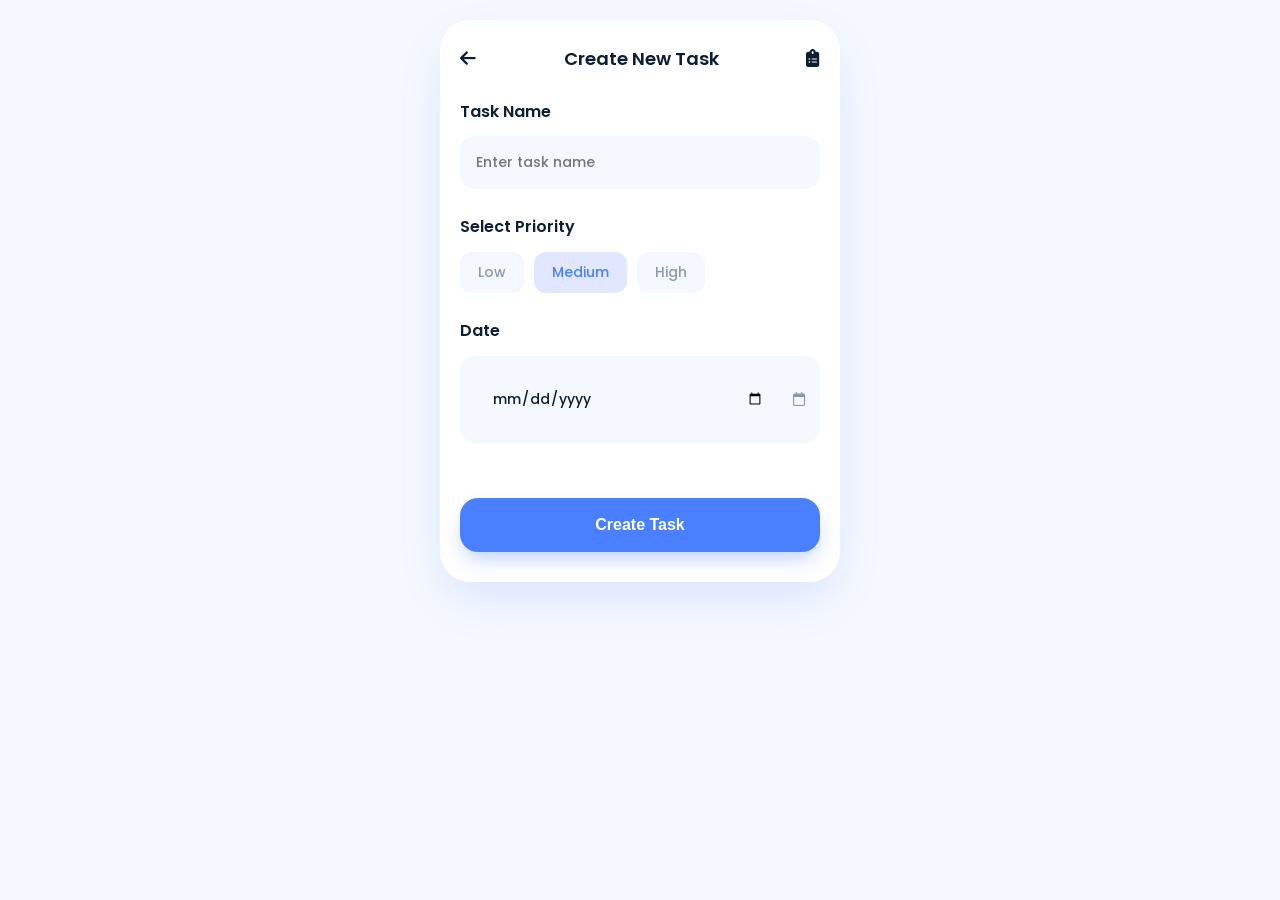
<file: add_task.html>
<!DOCTYPE html>
<html lang="en">
<head>
    <meta charset="UTF-8">
    <meta name="viewport" content="width=device-width, initial-scale=1.0">
    <title>Create New Task - Study Tracker</title>
    <link href="https://fonts.googleapis.com/css2?family=Poppins:wght@400;500;600;700&display=swap" rel="stylesheet">
    <link rel="stylesheet" href="https://cdnjs.cloudflare.com/ajax/libs/font-awesome/6.4.0/css/all.min.css">
    <link rel="stylesheet" href="style.css">
</head>
<body class="app-body">

    <div class="app-container">
        
        <header class="app-create-header">
            <a href="view_task.php" class="app-back-button"><i class="fas fa-arrow-left"></i></a>
            <h1 class="app-create-title">Create New Task</h1>
            <i class="fas fa-clipboard-list"></i>
        </header>

        <main class="app-create-form">
            <!-- This form now sends its data to add_task.php -->
            <form method="POST" action="add_task.php">
                <div class="form-group-create">
                    <label for="task-name">Task Name</label>
                    <input type="text" id="task-name" name="task_name" placeholder="Enter task name" required>
                </div>

                <div class="form-group-create">
                    <label>Select Priority</label>
                    <!-- This hidden input will store the selected priority -->
                    <input type="hidden" id="priority-input" name="priority" value="Medium" required>
                    
                    <div class="category-pills">
                        <button type="button" class="category-pill" data-value="Low">Low</button>
                        <button type="button" class="category-pill active" data-value="Medium">Medium</button>
                        <button type="button" class="category-pill" data-value="High">High</button>
                    </div>
                </div>

                <div class="form-group-create">
                    <label for="deadline">Date</label>
                    <div class="input-with-icon">
                        <input type="date" id="deadline" name="deadline" required>
                        <i class="far fa-calendar"></i>
                    </div>
                </div>
                
                <button type="submit" class="app-create-button">Create Task</button>
            </form>
        </main>
    </div>

    <script>
        // Simple script to handle the active state and value of the priority buttons
        document.querySelectorAll('.category-pill').forEach(button => {
            button.addEventListener('click', () => {
                // Remove active class from all buttons
                document.querySelectorAll('.category-pill').forEach(btn => btn.classList.remove('active'));
                
                // Add active class to the clicked button
                button.classList.add('active');
                
                // Update the hidden input's value
                document.getElementById('priority-input').value = button.dataset.value;
            });
        });
    </script>

</body>
</html>
</file>
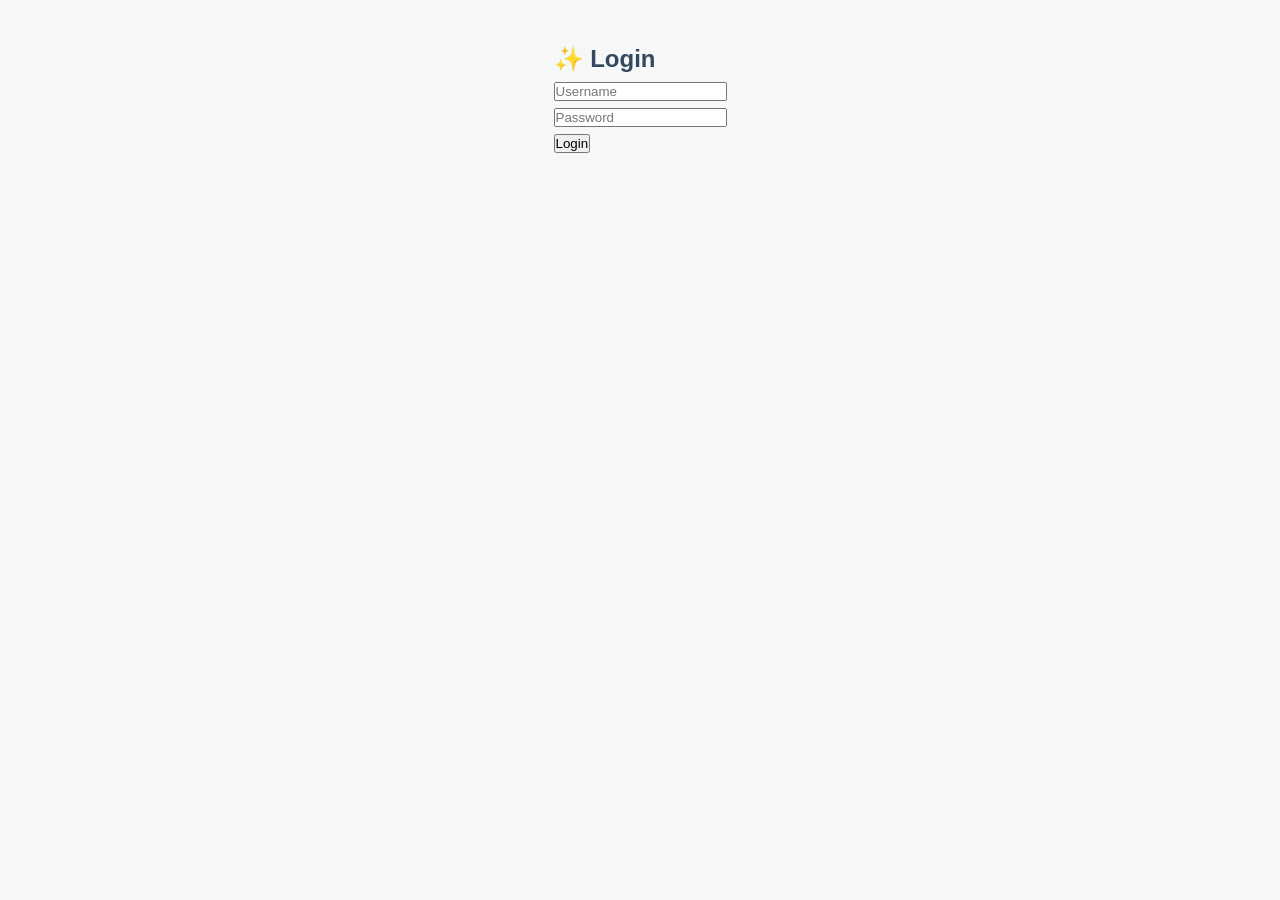
<file: login.html>
<!DOCTYPE html>
<html lang="en">
<head>
  <meta charset="UTF-8">
  <title>Login - College Tracker</title>
  <link rel="stylesheet" href="style.css">
</head>
<body>
  <!-- Floating pastel blobs -->
  <div class="blob blob1"></div>
  <div class="blob blob2"></div>
  <div class="blob blob3"></div>

  <!-- Sparkles ✨ -->
  <script>
    for (let i = 0; i < 30; i++) {
      const sparkle = document.createElement('div');
      sparkle.className = 'sparkle';
      sparkle.style.left = Math.random() * 100 + '%';
      sparkle.style.top = Math.random() * 100 + '%';
      document.body.appendChild(sparkle);
    }
  </script>

  <!-- Login Form -->
  <div class="hero">
    <h2>✨ Login</h2>
    <form action="login.php" method="post">
      <input type="text" placeholder="Username" name="username" required><br>
      <input type="password" placeholder="Password" name="password" required><br>
      <button class="btn" type="submit">Login</button>
    </form>
  </div>
</body>
</html>
</file>
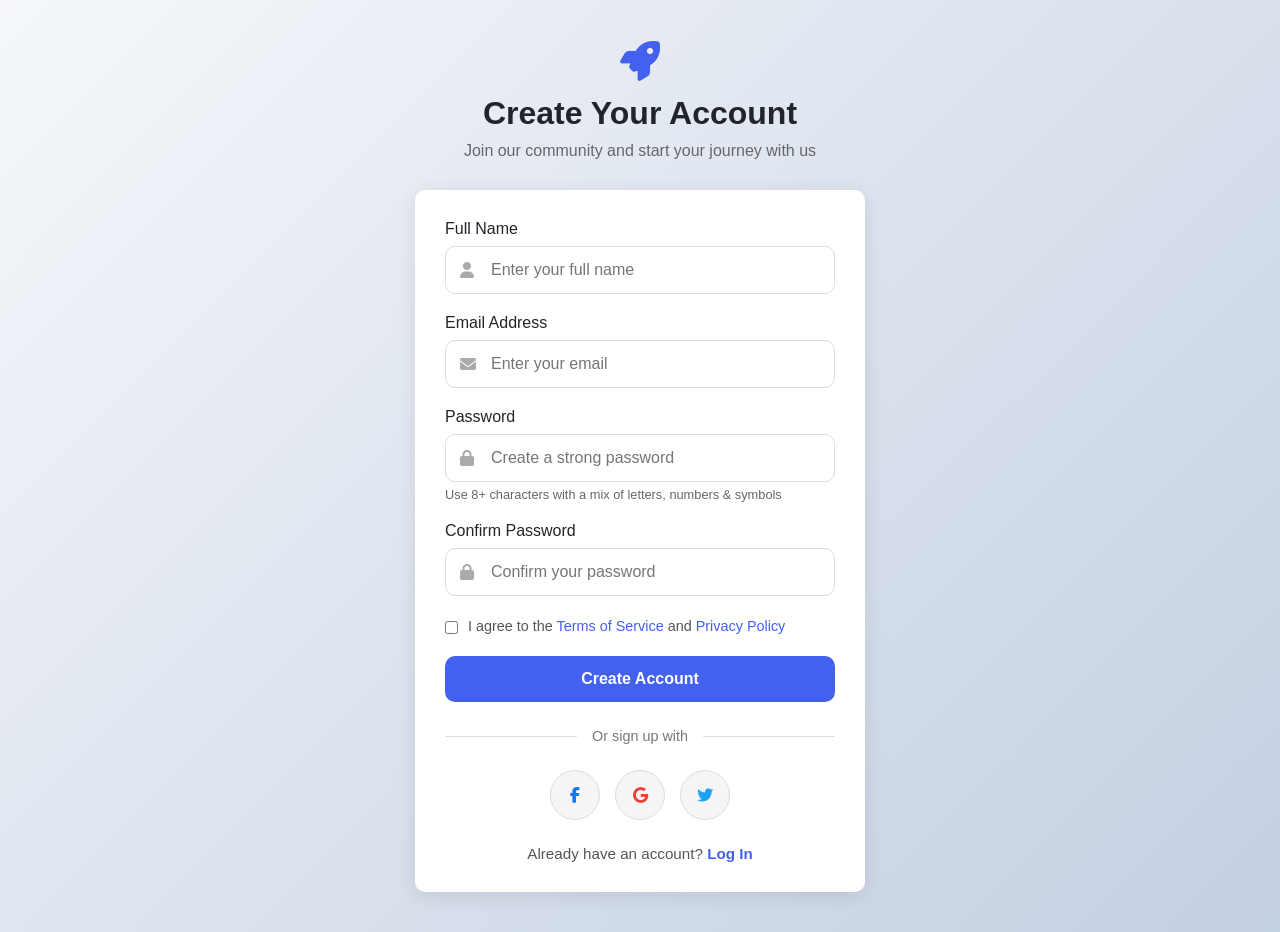
<file: signup.html>
<!DOCTYPE html>
<html lang="en">
<head>
    <meta charset="UTF-8">
    <meta name="viewport" content="width=device-width, initial-scale=1.0">
    <title>Sign Up | Your Brand</title>
    <link rel="stylesheet" href="https://cdnjs.cloudflare.com/ajax/libs/font-awesome/6.4.0/css/all.min.css">
    <style>
        * {
            margin: 0;
            padding: 0;
            box-sizing: border-box;
            font-family: 'Segoe UI', Tahoma, Geneva, Verdana, sans-serif;
        }
        
        :root {
            --primary: #4361ee;
            --secondary: #3a0ca3;
            --accent: #f72585;
            --light: #f8f9fa;
            --dark: #212529;
            --success: #4cc9f0;
            --border-radius: 10px;
            --box-shadow: 0 4px 20px rgba(0, 0, 0, 0.1);
        }
        
        body {
            background: linear-gradient(135deg, #f5f7fa 0%, #c3cfe2 100%);
            min-height: 100vh;
            display: flex;
            justify-content: center;
            align-items: center;
            padding: 20px;
        }
        
        .container {
            width: 100%;
            max-width: 450px;
            margin: 20px auto;
        }
        
        .header {
            text-align: center;
            margin-bottom: 30px;
        }
        
        .logo {
            font-size: 2.5rem;
            color: var(--primary);
            margin-bottom: 10px;
        }
        
        .header h1 {
            color: var(--dark);
            font-weight: 600;
            margin-bottom: 10px;
        }
        
        .header p {
            color: #666;
            font-size: 1rem;
        }
        
        .signup-form {
            background: white;
            padding: 30px;
            border-radius: var(--border-radius);
            box-shadow: var(--box-shadow);
            overflow: auto;
            max-height: 85vh;
        }
        
        .form-group {
            margin-bottom: 20px;
        }
        
        .form-group label {
            display: block;
            margin-bottom: 8px;
            font-weight: 500;
            color: var(--dark);
        }
        
        .input-with-icon {
            position: relative;
        }
        
        .input-with-icon i {
            position: absolute;
            left: 15px;
            top: 50%;
            transform: translateY(-50%);
            color: #aaa;
        }
        
        .input-with-icon input {
            padding-left: 45px;
        }
        
        .form-control {
            width: 100%;
            padding: 14px;
            border: 1px solid #ddd;
            border-radius: var(--border-radius);
            font-size: 16px;
            transition: all 0.3s;
        }
        
        .form-control:focus {
            outline: none;
            border-color: var(--primary);
            box-shadow: 0 0 0 3px rgba(67, 97, 238, 0.2);
        }
        
        .password-rules {
            font-size: 0.8rem;
            color: #666;
            margin-top: 5px;
        }
        
        .terms {
            display: flex;
            align-items: flex-start;
            margin-bottom: 20px;
        }
        
        .terms input {
            margin-top: 5px;
            margin-right: 10px;
        }
        
        .terms label {
            font-size: 0.9rem;
            color: #555;
            line-height: 1.4;
        }
        
        .terms a {
            color: var(--primary);
            text-decoration: none;
        }
        
        .terms a:hover {
            text-decoration: underline;
        }
        
        .btn {
            width: 100%;
            padding: 14px;
            background: var(--primary);
            color: white;
            border: none;
            border-radius: var(--border-radius);
            font-size: 16px;
            font-weight: 600;
            cursor: pointer;
            transition: all 0.3s;
        }
        
        .btn:hover {
            background: var(--secondary);
            transform: translateY(-2px);
        }
        
        .divider {
            text-align: center;
            margin: 25px 0;
            position: relative;
        }
        
        .divider::before {
            content: '';
            position: absolute;
            left: 0;
            top: 50%;
            width: 100%;
            height: 1px;
            background: #ddd;
        }
        
        .divider span {
            background: white;
            position: relative;
            padding: 0 15px;
            color: #777;
            font-size: 0.9rem;
        }
        
        .social-login {
            display: flex;
            justify-content: center;
            gap: 15px;
            margin-bottom: 25px;
        }
        
        .social-btn {
            width: 50px;
            height: 50px;
            border-radius: 50%;
            display: flex;
            justify-content: center;
            align-items: center;
            background: #f5f5f5;
            border: 1px solid #ddd;
            cursor: pointer;
            transition: all 0.3s;
        }
        
        .social-btn:hover {
            transform: translateY(-3px);
            box-shadow: 0 4px 10px rgba(0, 0, 0, 0.1);
        }
        
        .facebook {
            color: #1877F2;
        }
        
        .google {
            color: #EA4335;
        }
        
        .twitter {
            color: #1DA1F2;
        }
        
        .login-link {
            text-align: center;
            margin-top: 20px;
            font-size: 0.95rem;
            color: #555;
        }
        
        .login-link a {
            color: var(--primary);
            text-decoration: none;
            font-weight: 600;
        }
        
        .login-link a:hover {
            text-decoration: underline;
        }
        
        @media (max-height: 700px) {
            .signup-form {
                max-height: 80vh;
            }
        }
        
        @media (max-width: 480px) {
            .signup-form {
                padding: 20px;
            }
            
            .header h1 {
                font-size: 1.5rem;
            }
            
            .social-login {
                flex-wrap: wrap;
            }
        }
    </style>
</head>
<body>
    <div class="container">
        <div class="header">
            <div class="logo">
                <i class="fas fa-rocket"></i>
            </div>
            <h1>Create Your Account</h1>
            <p>Join our community and start your journey with us</p>
        </div>
        
        <div class="signup-form">
            <!-- Wired to backend -->
            <form action="signup.php" method="POST">
                <div class="form-group">
                    <label for="fullname">Full Name</label>
                    <div class="input-with-icon">
                        <i class="fas fa-user"></i>
                        <input type="text" id="fullname" name="fullname" class="form-control" placeholder="Enter your full name" required>
                    </div>
                </div>
                
                <div class="form-group">
                    <label for="email">Email Address</label>
                    <div class="input-with-icon">
                        <i class="fas fa-envelope"></i>
                        <input type="email" id="email" name="email" class="form-control" placeholder="Enter your email" required>
                    </div>
                </div>
                
                <div class="form-group">
                    <label for="password">Password</label>
                    <div class="input-with-icon">
                        <i class="fas fa-lock"></i>
                        <input type="password" id="password" name="password" class="form-control" placeholder="Create a strong password" required>
                    </div>
                    <p class="password-rules">Use 8+ characters with a mix of letters, numbers & symbols</p>
                </div>
                
                <div class="form-group">
                    <label for="confirm-password">Confirm Password</label>
                    <div class="input-with-icon">
                        <i class="fas fa-lock"></i>
                        <input type="password" id="confirm-password" name="confirm_password" class="form-control" placeholder="Confirm your password" required>
                    </div>
                </div>
                
                <div class="terms">
                    <input type="checkbox" id="terms" name="terms" required>
                    <label for="terms">I agree to the <a href="#">Terms of Service</a> and <a href="#">Privacy Policy</a></label>
                </div>
                
                <button type="submit" class="btn">Create Account</button>
            </form>
            
            <div class="divider">
                <span>Or sign up with</span>
            </div>
            
            <div class="social-login">
                <div class="social-btn facebook">
                    <i class="fab fa-facebook-f"></i>
                </div>
                <div class="social-btn google">
                    <i class="fab fa-google"></i>
                </div>
                <div class="social-btn twitter">
                    <i class="fab fa-twitter"></i>
                </div>
            </div>
            
            <div class="login-link">
                Already have an account? <a href="login.php">Log In</a>
            </div>
        </div>
    </div>

    <script>
        // Simple form validation
        document.querySelector('form').addEventListener('submit', function(e) {
            const password = document.getElementById('password').value;
            const confirmPassword = document.getElementById('confirm-password').value;
            
            if (password !== confirmPassword) {
                e.preventDefault();
                alert('Passwords do not match. Please try again.');
                document.getElementById('password').focus();
            }
        });
        
        // Add some interactive effects
        const socialButtons = document.querySelectorAll('.social-btn');
        socialButtons.forEach(btn => {
            btn.addEventListener('click', function() {
                this.style.transform = 'scale(0.95)';
                setTimeout(() => {
                    this.style.transform = '';
                }, 200);
            });
        });
    </script>
</body>
</html>
</file>
<file: style.css>
/* --- CSS Variables for Professional Palette & Theme --- */
:root {
    /* Light Professional Palette: Deep Indigo, Clean Greys, Crisp White */
    --color-primary-bg: #F5F7F8; /* Very light, almost off-white grey for main body background */
    --color-secondary-bg: #FFFFFF; /* Pure white for main content cards/widgets */
    --color-card-bg: #FFFFFF; /* Also pure white for elements like login container */

    --color-sidebar-bg: #242939; /* Dark charcoal/near-black for sidebar */
    --color-sidebar-text: #ECF0F1; /* Light grey for sidebar text */
    --color-sidebar-icon: #BDC3C7; /* Muted light grey for sidebar icons */
    --color-sidebar-hover-bg: #34495E; /* Slightly lighter charcoal for sidebar hover */

    --color-text: #34495E; /* Dark charcoal blue-grey for general text */
    --color-text-muted: #7F8C8D; /* Muted grey for placeholders, secondary text */
    --color-heading: #2C3E50; /* Even darker blue-grey for headings */

    --color-accent-primary: #4C5BD4; /* Deep Indigo/Blue-Purple for primary actions/highlights */
    --color-accent-secondary: #6A7CE8; /* Lighter Blue-Purple for subtle highlights/hover */
    --color-accent-tertiary: #1ABC9C; /* Subtle Teal for graphs/progress if needed */
    --color-danger: #E74C3C; /* Added a soft red for delete/danger actions */

    --color-border: #ECF0F1; /* Light grey for subtle borders */
    --shadow-light: rgba(0, 0, 0, 0.05); /* Very subtle shadow */
    --shadow-medium: rgba(0, 0, 0, 0.1); /* More pronounced shadow */
    --shadow-heavy: rgba(0, 0, 0, 0.15); /* Strongest shadow for main containers */
    --glass-border-light: rgba(255, 255, 255, 0.2); /* For glassmorphism effect */

    /* Dark Professional Palette */
    --dark-primary-bg: #21212B; /* Darker charcoal */
    --dark-secondary-bg: #2C3E50; /* Deep charcoal for cards/sidebar elements in dark mode */
    --dark-card-bg: #2C3E50;

    --dark-sidebar-bg: #1A1A22; /* Even darker for sidebar */
    --dark-sidebar-text: #DCDCDC;
    --dark-sidebar-icon: #95A5A6;
    --dark-sidebar-hover-bg: #2C3E50;

    --dark-text: #ECF0F1;
    --dark-text-muted: #BDC3C7;
    --dark-heading: #FFFFFF;

    --dark-accent-primary: #6A7CE8; /* Brighter Blue-Purple */
    --dark-accent-secondary: #4C5BD4; /* Darker Blue-Purple for hover */
    --dark-accent-tertiary: #2ECC71; /* Brighter Teal */

    --dark-border: #3D546F;
    --dark-shadow-light: rgba(255, 255, 255, 0.03);
    --dark-shadow-medium: rgba(255, 255, 255, 0.06);
    --dark-shadow-heavy: rgba(255, 255, 255, 0.09);
    --glass-border-dark: rgba(255, 255, 255, 0.08);
}

/* Apply Dark Theme Variables when 'data-theme="dark"' is set on <html> */
[data-theme='dark'] {
    --color-primary-bg: var(--dark-primary-bg);
    --color-secondary-bg: var(--dark-secondary-bg);
    --color-card-bg: var(--dark-card-bg);

    --color-sidebar-bg: var(--dark-sidebar-bg);
    --color-sidebar-text: var(--dark-sidebar-text);
    --color-sidebar-icon: var(--dark-sidebar-icon);
    --color-sidebar-hover-bg: var(--dark-sidebar-hover-bg);

    --color-text: var(--dark-text);
    --color-text-muted: var(--dark-text-muted);
    --color-heading: var(--dark-heading);

    --color-accent-primary: var(--dark-accent-primary);
    --color-accent-secondary: var(--dark-accent-secondary);
    --color-accent-tertiary: var(--dark-accent-tertiary);

    --color-border: var(--dark-border);
    --shadow-light: var(--dark-shadow-light);
    --shadow-medium: var(--dark-shadow-medium);
    --shadow-heavy: var(--dark-shadow-heavy);
    --glass-border-light: var(--glass-border-dark);
}

/* --- Base Styles & Reset --- */
* {
    margin: 0;
    padding: 0;
    box-sizing: border-box;
}

body {
    font-family: 'Poppins', sans-serif; /* Clean sans-serif for body */
    line-height: 1.6;
    color: var(--color-text);
    background-color: var(--color-primary-bg);
    display: flex;
    justify-content: center;
    align-items: flex-start;
    min-height: 100vh;
    padding: 40px 0;
    overflow-y: auto;
    position: relative;
    transition: background-color 0.4s ease;
}

/* --- Main Layout Container --- */
.main-wrapper {
    display: flex;
    width: 90%;
    max-width: 1500px;
    min-height: 85vh;
    background-color: var(--color-card-bg); /* Main wrapper is white/light */
    border-radius: 15px;
    box-shadow: 0 10px 30px var(--shadow-heavy); /* Prominent, clean shadow */
    overflow: hidden;
    position: relative;
    z-index: 10;
}

/* --- Sidebar Styling (Left Section - Dark Background) --- */
.sidebar {
    width: 280px;
    background-color: var(--color-sidebar-bg); /* Dark background for sidebar */
    padding: 35px 25px;
    display: flex;
    flex-direction: column;
    align-items: center;
    border-right: 1px solid var(--dark-border); /* Dark border for separation */
    box-shadow: 2px 0 10px var(--shadow-heavy); /* Stronger shadow for depth against light content */
    flex-shrink: 0;
    overflow-y: auto;
    position: relative;
    z-index: 1;
    transition: background-color 0.4s ease, color 0.4s ease; /* Smooth theme transition */
}

.logo {
    text-align: center;
    margin-bottom: 50px;
}

.logo img {
    width: 80px;
    height: 80px;
    border-radius: 50%;
    object-fit: cover;
    margin-bottom: 10px;
    border: 3px solid var(--color-accent-primary); /* Accent border */
    box-shadow: 0 0 12px rgba(76, 91, 212, 0.3); /* Subtle glow */
}

/* Placeholder for Logo */
.logo-placeholder {
    width: 80px;
    height: 80px;
    border-radius: 50%;
    background-color: var(--color-accent-primary); /* Accent background */
    display: flex;
    align-items: center;
    justify-content: center;
    font-size: 2.5em;
    color: white; /* White text */
    margin-bottom: 10px;
    border: 3px solid var(--color-accent-primary);
    box-shadow: 0 0 12px rgba(76, 91, 212, 0.3);
    font-family: 'Montserrat', sans-serif;
    font-weight: 700;
}


.logo h1 {
    font-family: 'Montserrat', sans-serif; /* Professional heading font */
    font-size: 1.8em;
    color: var(--color-sidebar-text); /* Light text on dark sidebar */
    letter-spacing: 0.5px;
    font-weight: 700;
}

.main-nav {
    width: 100%;
    margin-bottom: auto;
}

.main-nav ul {
    list-style: none;
    padding: 0;
}

.main-nav li {
    margin-bottom: 12px;
}

.main-nav .nav-item {
    display: flex;
    align-items: center;
    padding: 12px 18px;
    text-decoration: none;
    color: var(--color-sidebar-text); /* Light text on dark sidebar */
    font-weight: 500;
    font-size: 1em;
    border-radius: 8px;
    transition: all 0.2s ease-in-out;
    gap: 12px;
}

.main-nav .nav-item i {
    font-size: 1.2em;
    color: var(--color-sidebar-icon); /* Muted icon color by default on dark sidebar */
    transition: color 0.2s ease-in-out;
}

.main-nav .nav-item:hover,
.main-nav .nav-item.active {
    background-color: var(--color-sidebar-hover-bg); /* Subtle hover background */
    color: var(--color-accent-primary); /* Accent text on hover/active */
    box-shadow: 0 4px 10px rgba(0, 0, 0, 0.2); /* Subtle shadow for active/hover */
    transform: translateY(-1px); /* Subtle lift */
}

.main-nav .nav-item:hover i,
.main-nav .nav-item.active i {
    color: var(--color-accent-primary); /* Accent icon on hover/active */
}

.user-profile {
    margin-top: 30px;
    text-align: center;
    display: flex;
    flex-direction: column;
    align-items: center;
    padding-top: 20px;
    border-top: 1px solid var(--dark-border); /* Border for dark sidebar */
}

.user-avatar {
    width: 60px;
    height: 60px;
    border-radius: 50%;
    object-fit: cover;
    margin-bottom: 10px;
    border: 2px solid var(--color-accent-primary);
    box-shadow: 0 0 8px rgba(76, 91, 212, 0.3);
}

/* Placeholder for User Avatar */
.user-avatar-placeholder {
    width: 60px;
    height: 60px;
    border-radius: 50%;
    font-size: 2em;
    background-color: var(--color-accent-secondary); /* Secondary accent background */
    display: flex;
    align-items: center;
    justify-content: center;
    color: white;
    margin-bottom: 10px;
    border: 2px solid var(--color-accent-primary);
    box-shadow: 0 0 8px rgba(76, 91, 212, 0.3);
    font-family: 'Poppins', sans-serif;
    font-weight: 600;
}


.user-profile p {
    font-weight: 500;
    color: var(--color-sidebar-text); /* Light text on dark sidebar */
    margin-bottom: 15px;
    font-size: 0.95em;
}

/* Theme Toggle Switch */
.theme-toggle {
    display: flex;
    align-items: center;
    gap: 10px;
    font-size: 1.1em;
    color: var(--color-sidebar-text); /* Light text on dark sidebar */
}

.theme-toggle i {
    font-size: 1.2em;
    color: var(--color-sidebar-icon); /* Muted icon on dark sidebar */
    transition: color 0.3s ease;
}

.light-mode-icon {
    color: var(--color-accent-primary); /* Accent for sun in light mode */
}

[data-theme='dark'] .light-mode-icon {
    color: var(--color-sidebar-icon); /* Muted in dark mode */
}

.dark-mode-icon {
    color: var(--color-sidebar-icon);
}

[data-theme='dark'] .dark-mode-icon {
    color: var(--color-accent-primary); /* Accent for moon in dark mode */
}

.switch {
    position: relative;
    display: inline-block;
    width: 40px;
    height: 22px;
}

.switch input {
    opacity: 0;
    width: 0;
    height: 0;
}

.slider {
    position: absolute;
    cursor: pointer;
    top: 0;
    left: 0;
    right: 0;
    bottom: 0;
    background-color: var(--color-border); /* Clean grey track */
    transition: .4s;
    border-radius: 34px;
}

.slider:before {
    position: absolute;
    content: "";
    height: 18px;
    width: 18px;
    left: 2px;
    bottom: 2px;
    background-color: white;
    transition: .4s;
    border-radius: 50%;
    box-shadow: 0 1px 3px rgba(0,0,0,0.2);
}

input:checked + .slider {
    background-color: var(--color-accent-primary); /* Accent track when checked */
}

input:focus + .slider {
    box-shadow: 0 0 0 2px rgba(76, 91, 212, 0.3); /* Subtle glow on focus */
}

input:checked + .slider:before {
    transform: translateX(18px);
}

/* Logout button */
.logout-btn {
    background: var(--color-text-muted); /* Muted grey for logout */
    color: white;
    padding: 10px 18px;
    border-radius: 8px;
    text-align: center;
    text-decoration: none;
    font-weight: 600;
    font-size: 0.9em;
    transition: all 0.2s ease;
    box-shadow: 0 2px 8px rgba(0, 0, 0, 0.1);
    margin-top: 25px;
    width: 90%;
}

.logout-btn:hover {
    transform: translateY(-1px);
    background-color: #7F8C8D; /* Slightly darker muted grey */
    box-shadow: 0 4px 10px rgba(0, 0, 0, 0.15);
}

/* --- Content Area Styling (Right Section - Light Background) --- */
.content-area {
    flex-grow: 1;
    padding: 40px;
    display: flex;
    flex-direction: column;
    gap: 30px;
    overflow-y: auto;
    position: relative;
    transition: background-color 0.4s ease, color 0.4s ease;
}

.dashboard-header {
    text-align: center;
    padding-bottom: 25px;
    border-bottom: 1px solid var(--color-border);
    margin-bottom: 10px;
}

.dashboard-header h2 {
    font-family: 'Montserrat', sans-serif; /* Professional heading font */
    font-size: 2.8em;
    color: var(--color-heading);
    margin-bottom: 15px;
    font-weight: 700;
}

/* --- Feature Grid (Large Buttons/Cards) --- */
.feature-grid {
    display: grid;
    grid-template-columns: repeat(auto-fit, minmax(240px, 1fr)); /* Adjusted min-width for more cards per row */
    gap: 25px;
}

.feature-card {
    background-color: var(--color-secondary-bg); /* White background for cards */
    border-radius: 12px; /* Professional rounded corners */
    padding: 25px;
    text-align: center;
    box-shadow: 0 5px 15px var(--shadow-light); /* Soft initial shadow */
    transition: all 0.2s cubic-bezier(0.25, 0.46, 0.45, 0.94); /* Smoother transition curve */
    cursor: pointer;
    display: flex;
    flex-direction: column;
    align-items: center;
    justify-content: center;
    min-height: 160px; /* Consistent height for cards */
    border: 1px solid var(--color-border); /* Subtle border */
    text-decoration: none;
    color: inherit;
}

.feature-card:hover {
    transform: translateY(-4px) scale(1.01); /* Subtle lift and slight scale */
    box-shadow: 0 8px 20px var(--shadow-medium); /* Deeper shadow on hover */
    background-color: var(--color-accent-primary); /* Solid accent background on hover */
    color: white; /* White text on hover */
}

.feature-card i {
    font-size: 4em;
    margin-bottom: 12px;
    color: var(--color-accent-primary); /* Accent icon color */
    transition: color 0.2s ease;
}

.feature-card:hover i {
    color: white; /* White icon on hover */
}

.feature-card h3 {
    font-family: 'Montserrat', sans-serif; /* Professional heading font */
    font-size: 1.4em;
    color: var(--color-heading);
    margin-bottom: 6px;
    transition: color 0.2s ease;
    font-weight: 600;
}

.feature-card:hover h3 {
    color: white; /* White heading on hover */
}

.feature-card p {
    font-size: 0.9em;
    color: var(--color-text-muted); /* Muted text color */
    transition: color 0.2s ease;
}

.feature-card:hover p {
    color: rgba(255, 255, 255, 0.9); /* Slightly transparent white for paragraph on hover */
}


/* --- Dashboard Widgets (Smaller Cards) --- */
.dashboard-widgets {
    display: grid;
    grid-template-columns: repeat(auto-fit, minmax(300px, 1fr));
    gap: 25px;
}

.widget {
    background-color: var(--color-card-bg); /* White background for widgets */
    border-radius: 12px;
    padding: 30px;
    box-shadow: 0 5px 15px var(--shadow-light);
    border: 1px solid var(--color-border);
    transition: transform 0.2s cubic-bezier(0.25, 0.46, 0.45, 0.94), box-shadow 0.2s cubic-bezier(0.25, 0.46, 0.45, 0.94);
}

.widget:hover {
    transform: translateY(-2px); /* Subtle lift on hover */
    box-shadow: 0 8px 20px var(--shadow-medium);
}

.widget h3 {
    font-family: 'Montserrat', sans-serif;
    font-size: 1.5em;
    color: var(--color-heading);
    margin-bottom: 15px;
    border-bottom: 2px solid var(--color-accent-primary); /* Accent line */
    padding-bottom: 8px;
    display: inline-block;
    font-weight: 600;
}

/* Quote Widget */
.motivational-quotes p {
    font-style: italic;
    margin-bottom: 18px;
    color: var(--color-text);
    font-size: 1em;
    min-height: 60px;
    display: flex;
    align-items: center;
    justify-content: center;
    text-align: center;
}

.widget-btn {
    background: var(--color-accent-primary); /* Solid accent background */
    color: white;
    padding: 10px 20px;
    border: none;
    border-radius: 8px;
    cursor: pointer;
    font-size: 0.95em;
    font-weight: 500;
    transition: all 0.2s ease;
    box-shadow: 0 3px 10px rgba(76, 91, 212, 0.2);
}

.widget-btn:hover {
    transform: translateY(-1px);
    box-shadow: 0 5px 15px rgba(76, 91, 212, 0.3);
    background-color: var(--color-accent-secondary);
}

/* Mood Tracker */
.mood-tracker-box .mood-emojis {
    display: flex;
    justify-content: space-around;
    margin-top: 20px;
    margin-bottom: 15px;
    position: relative;
    z-index: 1;
}

.mood-emojis .emoji {
    font-size: 3em;
    cursor: pointer;
    transition: transform 0.2s ease, filter 0.2s ease;
    position: relative;
}

.mood-emojis .emoji:hover {
    transform: scale(1.2);
    filter: brightness(1.1);
}

.mood-emojis .emoji.selected {
    transform: scale(1.3) translateY(-4px);
    filter: drop-shadow(0 0 10px var(--color-accent-primary)); /* Accent glow */
    animation: pulseSelectedEmoji 0.7s infinite alternate;
}

/* Keyframes for emoji pulse animation */
@keyframes pulseSelectedEmoji {
    from { transform: scale(1.3) translateY(-4px); }
    to { transform: scale(1.35) translateY(-6px); }
}

#selected-mood-feedback {
    text-align: center;
    font-weight: 500;
    color: var(--color-accent-primary);
    font-size: 1em;
    min-height: 25px;
}

/* Upcoming Tasks */
.upcoming-tasks ul {
    list-style: none;
    padding: 0;
}

.upcoming-tasks li {
    background-color: var(--color-secondary-bg); /* White background */
    padding: 10px 15px;
    border-radius: 8px;
    margin-bottom: 10px;
    display: flex;
    justify-content: space-between;
    align-items: center;
    border: 1px solid var(--color-border);
    font-size: 0.95em;
    box-shadow: 0 2px 5px var(--shadow-light);
    transition: transform 0.15s ease;
}

.upcoming-tasks li:last-child {
    margin-bottom: 0;
}

.upcoming-tasks li:hover {
    transform: translateX(4px); /* Subtle slide on hover */
    background-color: var(--color-accent-primary);
    color: white;
}

.upcoming-tasks li span {
    font-weight: 600;
    color: var(--color-heading);
    transition: color 0.15s ease;
}

.upcoming-tasks li:hover span {
    color: white;
}

/* Quick Memo */
.quick-memo textarea {
    width: 100%;
    min-height: 140px;
    padding: 15px;
    border-radius: 10px;
    border: 1px solid var(--color-border);
    font-family: 'Poppins', sans-serif;
    font-size: 1em;
    color: var(--color-text);
    background-color: var(--color-secondary-bg);
    resize: vertical;
    outline: none;
    transition: border-color 0.3s ease, box-shadow 0.3s ease, background-color 0.3s ease;
}

.quick-memo textarea::placeholder {
    color: var(--color-text-muted);
}

.quick-memo textarea:focus {
    border-color: var(--color-accent-primary);
    box-shadow: 0 0 0 3px rgba(76, 91, 212, 0.3); /* Focus glow */
    background-color: var(--color-card-bg); /* Lighter on focus */
}

/* --- Study Tracker: Add & View Task Styles --- */
/* This section is added to style the task management pages, using existing variables for consistency. */

/* Container for the Add Task form, styled like a widget */
.add-task-container {
    background-color: var(--color-card-bg);
    border-radius: 12px;
    padding: 30px 40px;
    box-shadow: 0 5px 15px var(--shadow-light);
    border: 1px solid var(--color-border);
    max-width: 700px;
    margin: 0 auto; /* Center the form container within the content area */
}

.add-task-container h2 {
    font-family: 'Montserrat', sans-serif;
    font-size: 1.8em;
    color: var(--color-heading);
    margin-bottom: 25px;
    text-align: center;
}

/* Styles for the form elements, matching other inputs */
.task-form .form-group {
    margin-bottom: 20px;
}

.task-form label {
    display: block;
    font-weight: 600;
    color: var(--color-heading);
    margin-bottom: 8px;
}

.task-form input[type="text"],
.task-form input[type="date"],
.task-form textarea {
    width: 100%;
    padding: 12px 15px;
    border-radius: 8px;
    border: 1px solid var(--color-border);
    font-family: 'Poppins', sans-serif;
    font-size: 1em;
    color: var(--color-text);
    background-color: var(--color-secondary-bg);
    transition: all 0.3s ease;
}

.task-form textarea {
    min-height: 120px;
    resize: vertical;
}

.task-form input[type="text"]:focus,
.task-form input[type="date"]:focus,
.task-form textarea:focus {
    outline: none;
    border-color: var(--color-accent-primary);
    box-shadow: 0 0 0 3px rgba(76, 91, 212, 0.3);
    background-color: var(--color-card-bg);
}

.task-form .btn-submit {
    width: 100%;
    background: var(--color-accent-primary);
    color: white;
    padding: 14px 20px;
    border: none;
    border-radius: 8px;
    cursor: pointer;
    font-size: 1.1em;
    font-weight: 600;
    transition: all 0.2s ease;
    box-shadow: 0 3px 10px rgba(76, 91, 212, 0.2);
    margin-top: 10px;
}

.task-form .btn-submit:hover {
    transform: translateY(-2px);
    box-shadow: 0 5px 15px rgba(76, 91, 212, 0.3);
    background-color: var(--color-accent-secondary);
}

/* Grid layout for viewing all tasks */
.task-grid {
    display: grid;
    grid-template-columns: repeat(auto-fit, minmax(300px, 1fr));
    gap: 25px;
}

/* Individual task card styling */
.task-card {
    background-color: var(--color-card-bg);
    border-radius: 12px;
    box-shadow: 0 5px 15px var(--shadow-light);
    border: 1px solid var(--color-border);
    display: flex;
    flex-direction: column;
    overflow: hidden; /* Ensures border-radius is respected by children */
    transition: transform 0.2s ease, box-shadow 0.2s ease;
}

.task-card:hover {
    transform: translateY(-4px);
    box-shadow: 0 8px 20px var(--shadow-medium);
}

.task-card-header {
    padding: 15px 20px;
    border-bottom: 1px solid var(--color-border);
    background-color: rgba(76, 91, 212, 0.05); /* Very subtle accent background */
}

.task-card-header h3 {
    margin: 0;
    font-family: 'Montserrat', sans-serif;
    font-size: 1.3em;
    color: var(--color-heading);
    font-weight: 600;
}

.task-card-body {
    padding: 20px;
    color: var(--color-text);
    flex-grow: 1; /* Pushes footer to the bottom */
}

.task-card-body p {
    margin: 0;
}

.task-card-footer {
    display: flex;
    justify-content: space-between;
    align-items: center;
    padding: 15px 20px;
    border-top: 1px solid var(--color-border);
    background-color: var(--color-primary-bg);
}

.task-due-date {
    font-size: 0.9em;
    font-weight: 500;
    color: var(--color-text-muted);
}

.task-actions a {
    text-decoration: none;
    font-size: 0.85em;
    font-weight: 600;
    padding: 6px 12px;
    border-radius: 6px;
    color: white;
    transition: opacity 0.2s ease;
}

.task-actions a.action-edit {
    background-color: var(--color-accent-tertiary); /* Teal for Edit */
    margin-right: 8px;
}

.task-actions a.action-delete {
    background-color: var(--color-danger); /* Soft Red for Delete */
}

.task-actions a:hover {
    opacity: 0.85;
}

.no-tasks-message {
    grid-column: 1 / -1; /* Make the message span the full grid width */
    background-color: var(--color-card-bg);
    border-radius: 12px;
    padding: 40px;
    text-align: center;
    color: var(--color-text-muted);
    font-size: 1.1em;
    border: 1px dashed var(--color-border);
}


/* --- Responsive Design Media Queries --- */
@media (max-width: 1200px) {
    .main-wrapper { width: 95%; flex-direction: column; min-height: unset; padding: 0; }
    .sidebar { width: 100%; border-right: none; border-bottom: 1px solid var(--dark-border); box-shadow: 0 2px 10px var(--shadow-heavy); flex-direction: row; justify-content: space-around; flex-wrap: wrap; padding: 20px; }
    .sidebar .logo { margin-bottom: 0; margin-right: 20px; display: flex; flex-direction: column; align-items: center; }
    .sidebar .logo h1 { font-size: 1.6em; }
    .main-nav { width: auto; margin-bottom: 0; }
    .main-nav ul { display: flex; flex-wrap: wrap; justify-content: center; gap: 8px; }
    .main-nav li { margin-bottom: 0; }
    .main-nav .nav-item { padding: 8px 12px; font-size: 0.9em; gap: 8px; }
    .main-nav .nav-item i { font-size: 1em; }
    .user-profile { margin-top: 0; padding-top: 0; border-top: none; flex-direction: row; gap: 12px; align-items: center; }
    .user-profile p { margin-bottom: 0; font-size: 0.85em; }
    .user-avatar, .user-avatar-placeholder { width: 45px; height: 45px; margin-bottom: 0; }
    .logout-btn { margin-top: 15px; width: auto; padding: 7px 12px; font-size: 0.8em; }
    .logo-placeholder { width: 60px; height: 60px; font-size: 2em; }
    .user-avatar-placeholder { font-size: 1.5em; }
    .content-area { padding: 30px; }
    .dashboard-header h2 { font-size: 2.2em; }
    .feature-grid, .dashboard-widgets { grid-template-columns: repeat(auto-fit, minmax(250px, 1fr)); gap: 20px; }
}

@media (max-width: 768px) {
    body { padding: 20px 0; }
    .sidebar { flex-direction: column; align-items: center; padding: 20px; gap: 15px; }
    .sidebar .logo, .user-profile { margin-right: 0; width: 100%; justify-content: center; }
    .main-nav ul { flex-direction: column; align-items: center; }
    .main-nav li { width: 100%; text-align: center; }
    .logout-btn { width: 100%; }
    .content-area { padding: 20px; }
    .dashboard-header h2 { font-size: 1.8em; }
    .feature-card { min-height: 140px; padding: 20px; }
    .feature-card i { font-size: 3.5em; }
    .feature-card h3 { font-size: 1.2em; }
    .widget h3 { font-size: 1.3em; }
    .mood-emojis .emoji { font-size: 2.5em; }
}

@media (max-width: 480px) {
    .dashboard-header h2 { font-size: 1.4em; }
    .feature-grid, .dashboard-widgets { grid-template-columns: 1fr; }
    .feature-card { min-height: 120px; padding: 18px; }
    .feature-card i { font-size: 2.8em; }
    .feature-card h3 { font-size: 1.1em; }
    .widget { padding: 18px; }
    .widget h3 { font-size: 1.1em; }
    .mood-emojis .emoji { font-size: 2.2em; }
    .add-task-container { padding: 20px; } /* Adjust padding for smaller screens */
}

/* === HIGH-FIDELITY APP STYLES (FINAL) === */

:root {
    --app-blue: #4A80FF;
    --app-blue-light: #E0E7FF;
    --app-bg: #F5F8FF;
    --app-white: #FFFFFF;
    --app-text-dark: #0D1E31;
    --app-text-light: #8A98A8;
    --app-border: #E8ECF1;
}

@keyframes fadeInUp {
    from {
        opacity: 0;
        transform: translateY(20px);
    }
    to {
        opacity: 1;
        transform: translateY(0);
    }
}

.app-body {
    background-color: var(--app-bg);
    padding: 20px;
    align-items: flex-start;
}

.app-container {
    width: 100%;
    max-width: 400px;
    margin: 0 auto;
    background-color: var(--app-white);
    border-radius: 30px;
    box-shadow: 0 20px 50px -10px rgba(74, 128, 255, 0.2);
    padding: 15px;
    display: flex;
    flex-direction: column;
}

.app-top-bar {
    display: flex;
    justify-content: space-between;
    align-items: center;
    padding: 10px 15px;
    font-size: 18px;
    color: var(--app-text-dark);
}

.app-main-header {
    display: flex;
    justify-content: space-between;
    align-items: flex-end;
    padding: 0 15px;
}
.app-main-title {
    font-size: 32px;
    font-weight: 700;
    color: var(--app-text-dark);
    line-height: 1;
}
.app-main-subtitle {
    font-size: 28px;
    font-weight: 700;
    color: var(--app-text-light);
    line-height: 1;
}
.header-meta {
    text-align: right;
}
.add-task-button-header {
    display: inline-block;
    width: 30px;
    height: 30px;
    background-color: var(--app-blue);
    color: var(--app-white);
    border-radius: 10px;
    text-align: center;
    line-height: 30px;
    font-size: 20px;
    text-decoration: none;
    margin-bottom: 5px;
}
.app-header-date {
    font-size: 12px;
    font-weight: 500;
    color: var(--app-text-light);
}

.app-date-selector {
    display: flex;
    justify-content: space-between;
    padding: 25px 15px;
}
.date-item {
    display: flex;
    flex-direction: column;
    align-items: center;
    justify-content: center;
    width: 45px;
    height: 55px;
    border-radius: 16px;
    background-color: var(--app-bg);
    cursor: pointer;
    transition: all 0.2s ease-in-out;
}
.date-item.active {
    background-color: var(--app-blue);
    color: var(--app-white);
    box-shadow: 0 5px 15px rgba(74, 128, 255, 0.3);
}
.date-day { font-size: 16px; font-weight: 600; }
.date-weekday { font-size: 12px; font-weight: 500; }

.app-task-list {
    flex-grow: 1;
    background-color: var(--app-blue);
    border-radius: 25px;
    padding: 25px 20px;
    position: relative;
    z-index: 1;
}
.blue-background-swoop {
    position: absolute;
    top: -80px;
    left: 0;
    right: 0;
    height: 100px;
    background-color: var(--app-blue);
    border-radius: 0 0 50% 50%;
    z-index: -1;
}

.task-card-item {
    display: flex;
    align-items: center;
    background-color: var(--app-white);
    border-radius: 18px;
    padding: 15px;
    margin-bottom: 15px;
    box-shadow: 0 5px 15px rgba(0,0,0,0.05);
    opacity: 0; /* For JS animation */
}
.task-card-icon {
    width: 40px;
    height: 40px;
    border-radius: 14px;
    display: flex;
    align-items: center;
    justify-content: center;
    margin-right: 15px;
    background-color: var(--app-blue-light);
    color: var(--app-blue);
    font-size: 18px;
    flex-shrink: 0;
}
.task-card-details {
    flex-grow: 1;
}
.task-card-title {
    font-size: 16px;
    font-weight: 600;
    color: var(--app-text-dark);
}
.task-card-subtitle {
    font-size: 13px;
    color: var(--app-text-light);
}
.task-card-time {
    font-size: 13px;
    font-weight: 600;
    color: var(--app-text-dark);
    background-color: var(--app-bg);
    padding: 5px 10px;
    border-radius: 8px;
}
.no-tasks-card {
    text-align: center;
    padding: 40px;
    color: var(--app-white);
    opacity: 0.8;
}

/* Styles for Add Task Page */
.app-create-header {
    display: flex;
    justify-content: space-between;
    align-items: center;
    padding: 10px 5px;
    font-size: 18px;
    color: var(--app-text-dark);
}
.app-back-button {
    color: var(--app-text-dark);
    text-decoration: none;
}
.app-create-title {
    font-size: 18px;
    font-weight: 600;
}
.app-create-form {
    padding: 15px 5px;
}
.form-group-create {
    margin-bottom: 25px;
}
.form-group-create label {
    display: block;
    font-size: 16px;
    font-weight: 600;
    color: var(--app-text-dark);
    margin-bottom: 12px;
}
.form-group-create input, .input-with-icon {
    width: 100%;
    padding: 16px;
    border: none;
    border-radius: 15px;
    background-color: var(--app-bg);
    font-family: 'Poppins', sans-serif;
    font-size: 14px;
    color: var(--app-text-dark);
    font-weight: 500;
}
.form-group-create input:focus {
    outline: 2px solid var(--app-blue);
}
.input-with-icon {
    position: relative;
}
.input-with-icon input {
    padding-right: 40px;
}
.input-with-icon i {
    position: absolute;
    right: 15px;
    top: 50%;
    transform: translateY(-50%);
    color: var(--app-text-light);
}
.category-pills {
    display: flex;
    gap: 10px;
    flex-wrap: wrap;
}
.category-pill {
    padding: 10px 18px;
    border-radius: 12px;
    border: none;
    background-color: var(--app-bg);
    color: var(--app-text-light);
    font-family: 'Poppins', sans-serif;
    font-size: 14px;
    font-weight: 500;
    cursor: pointer;
    transition: all 0.2s ease;
}
.category-pill.active {
    background-color: var(--app-blue-light);
    color: var(--app-blue);
}
.app-create-button {
    width: 100%;
    padding: 18px;
    border-radius: 18px;
    border: none;
    background-color: var(--app-blue);
    color: var(--app-white);
    font-size: 16px;
    font-weight: 600;
    cursor: pointer;
    box-shadow: 0 10px 20px -5px rgba(74, 128, 255, 0.4);
    margin-top: 30px;
}
.app-create-button:hover {
    background-color: var(--app-blue-light);
    color: var(--app-blue);
    box-shadow: 0 15px 30px -5px rgba(74, 128, 255, 0.5);
}
</file>
